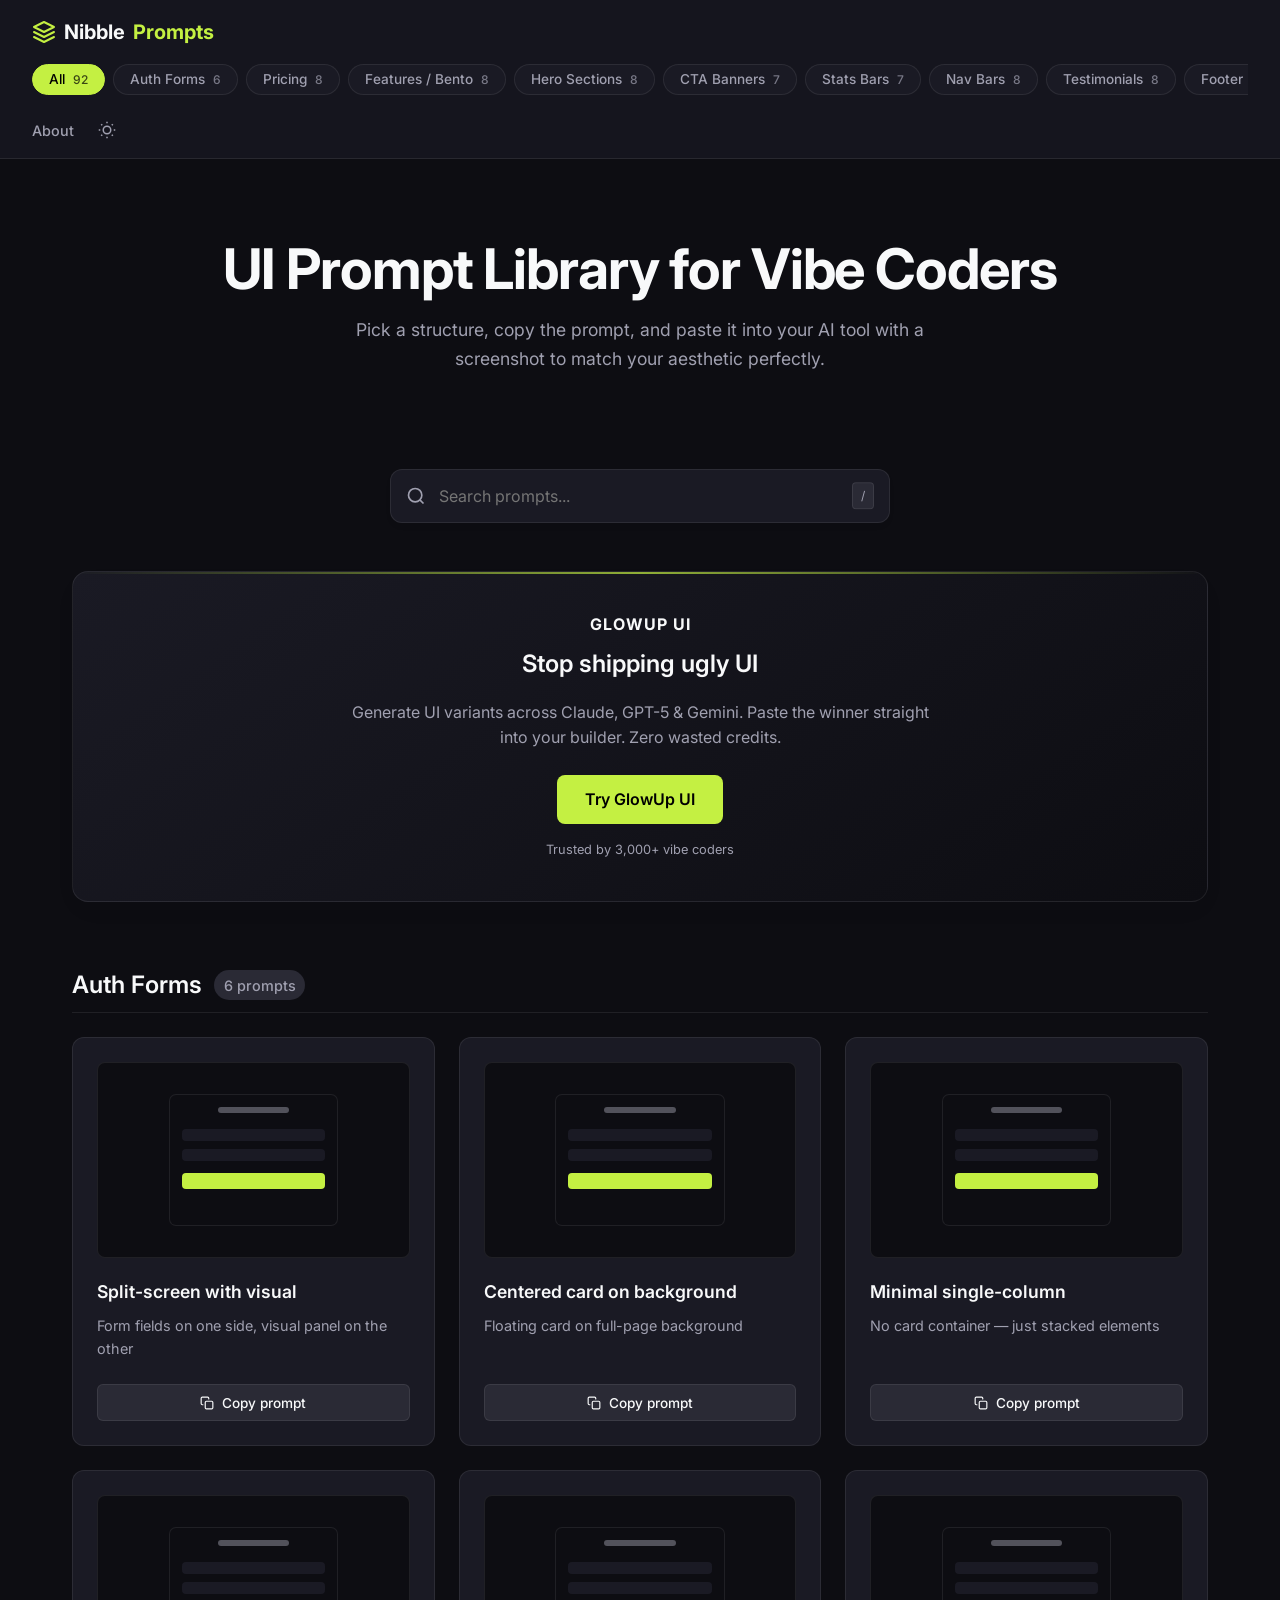
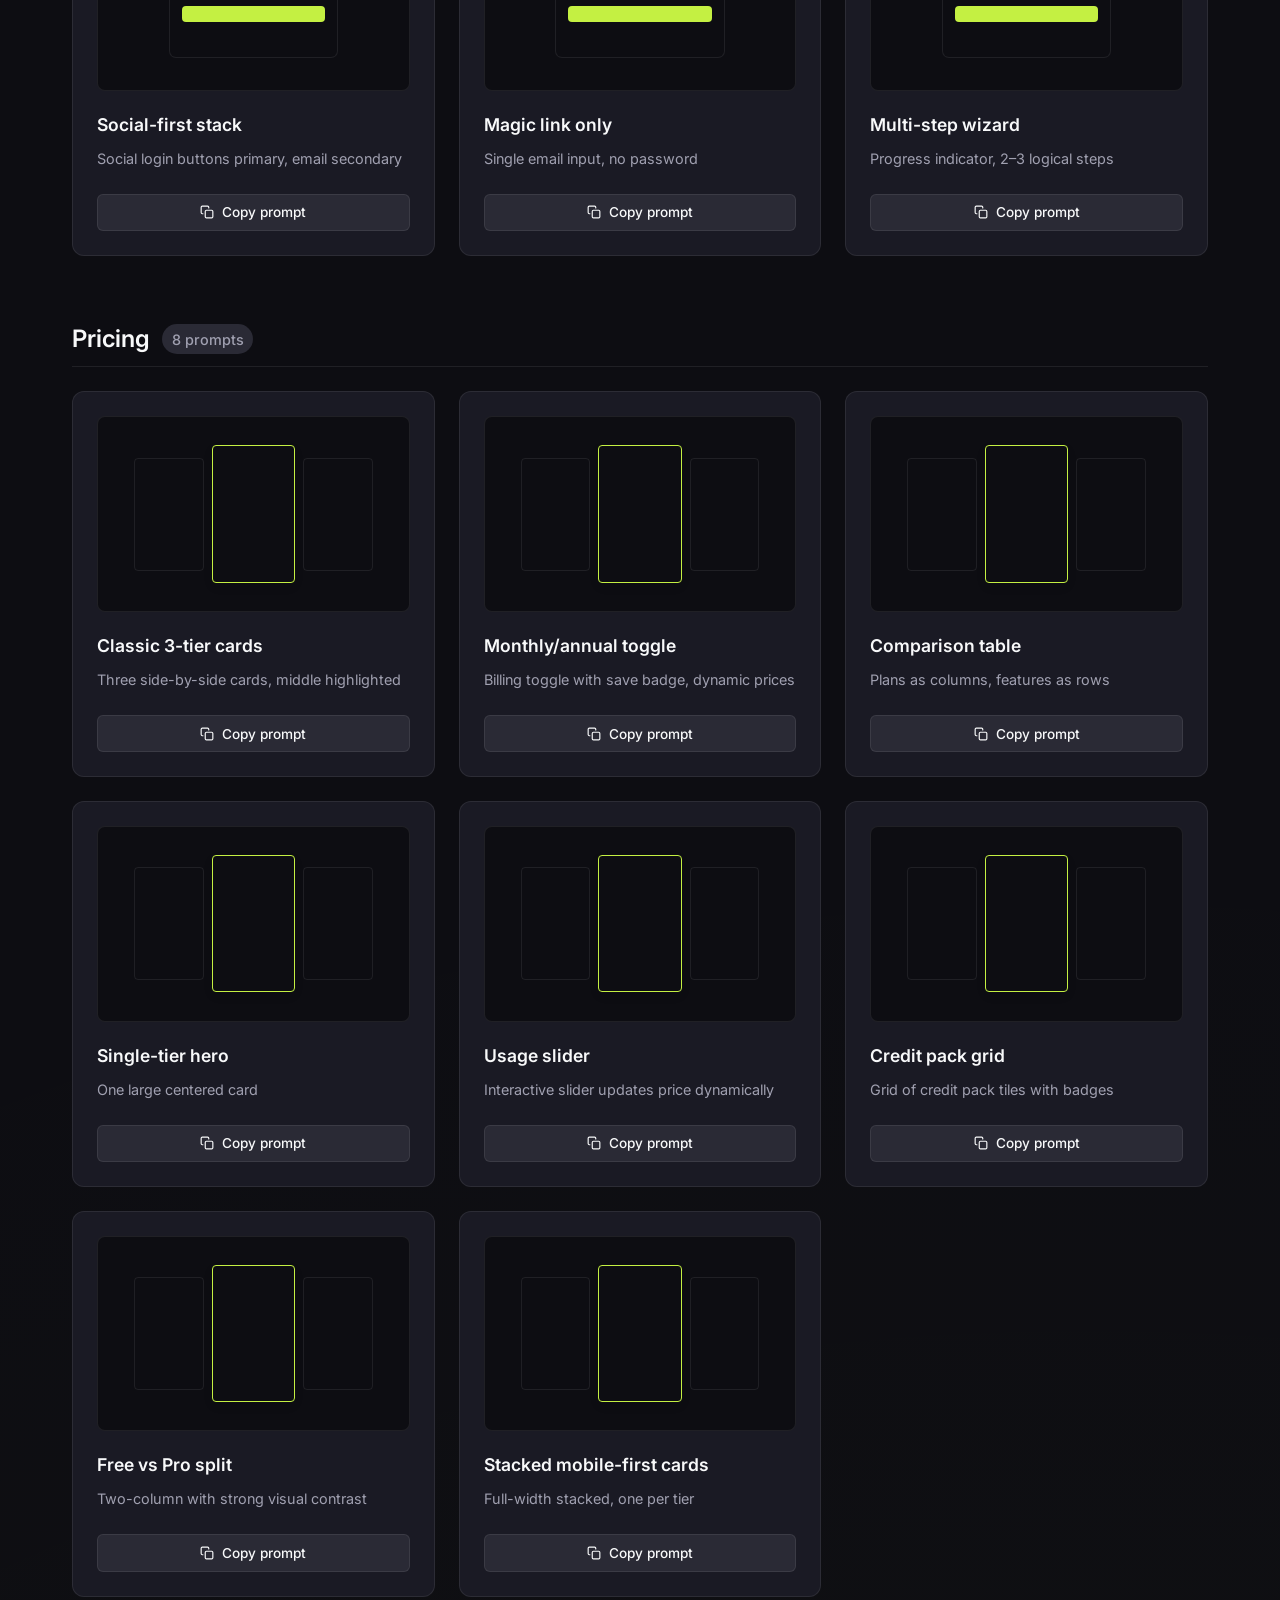
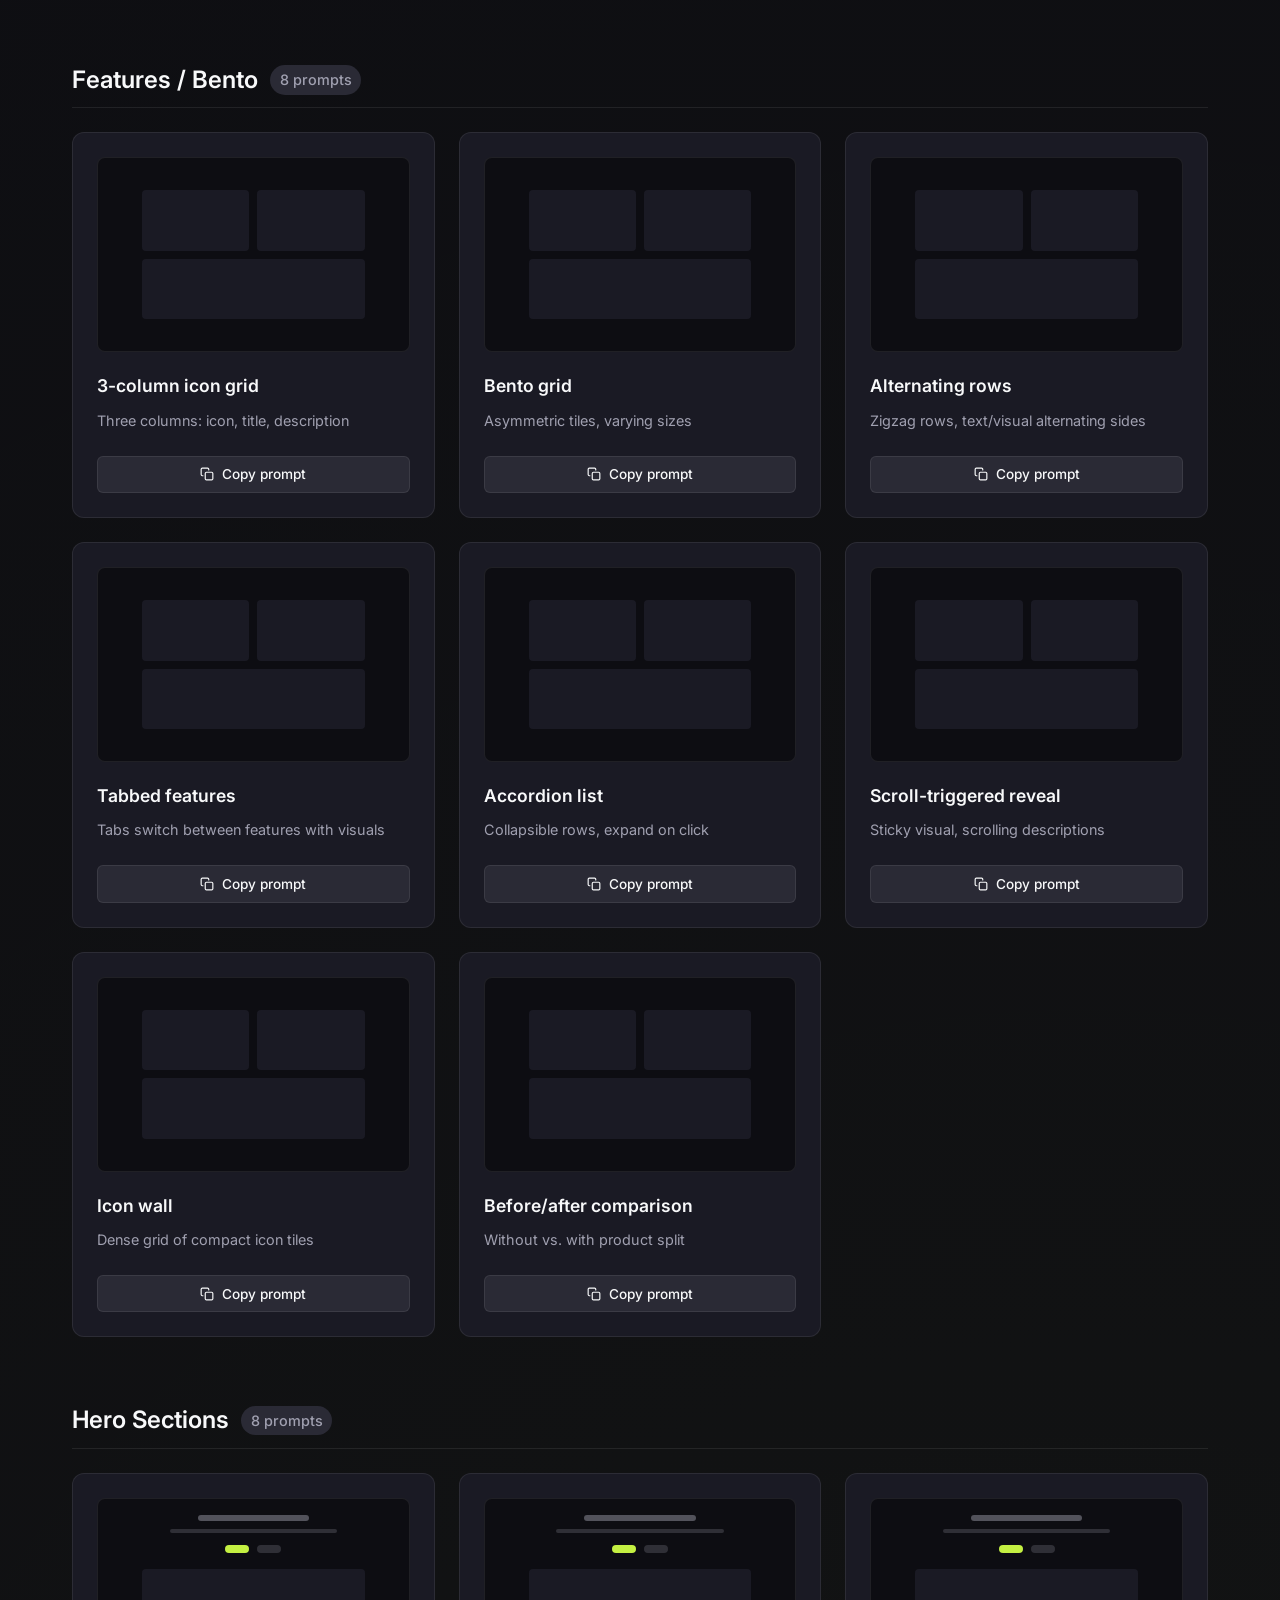
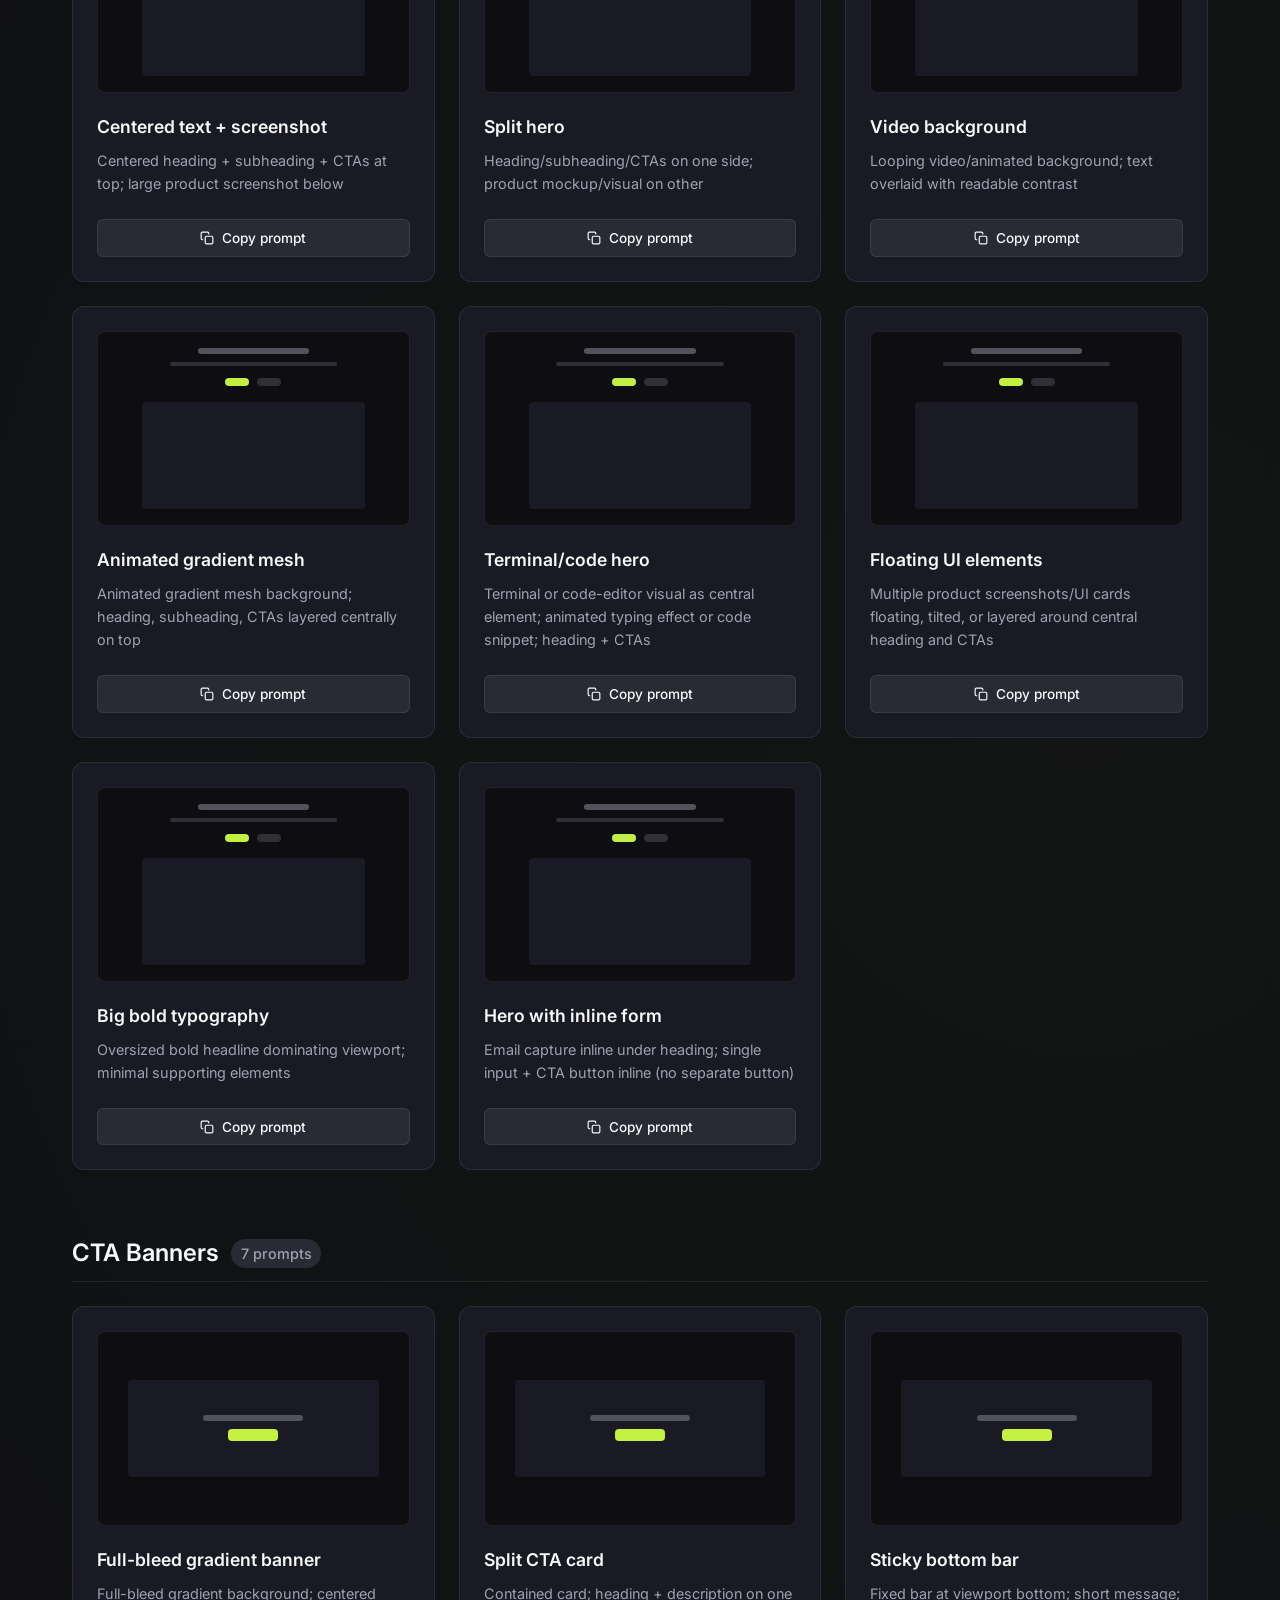
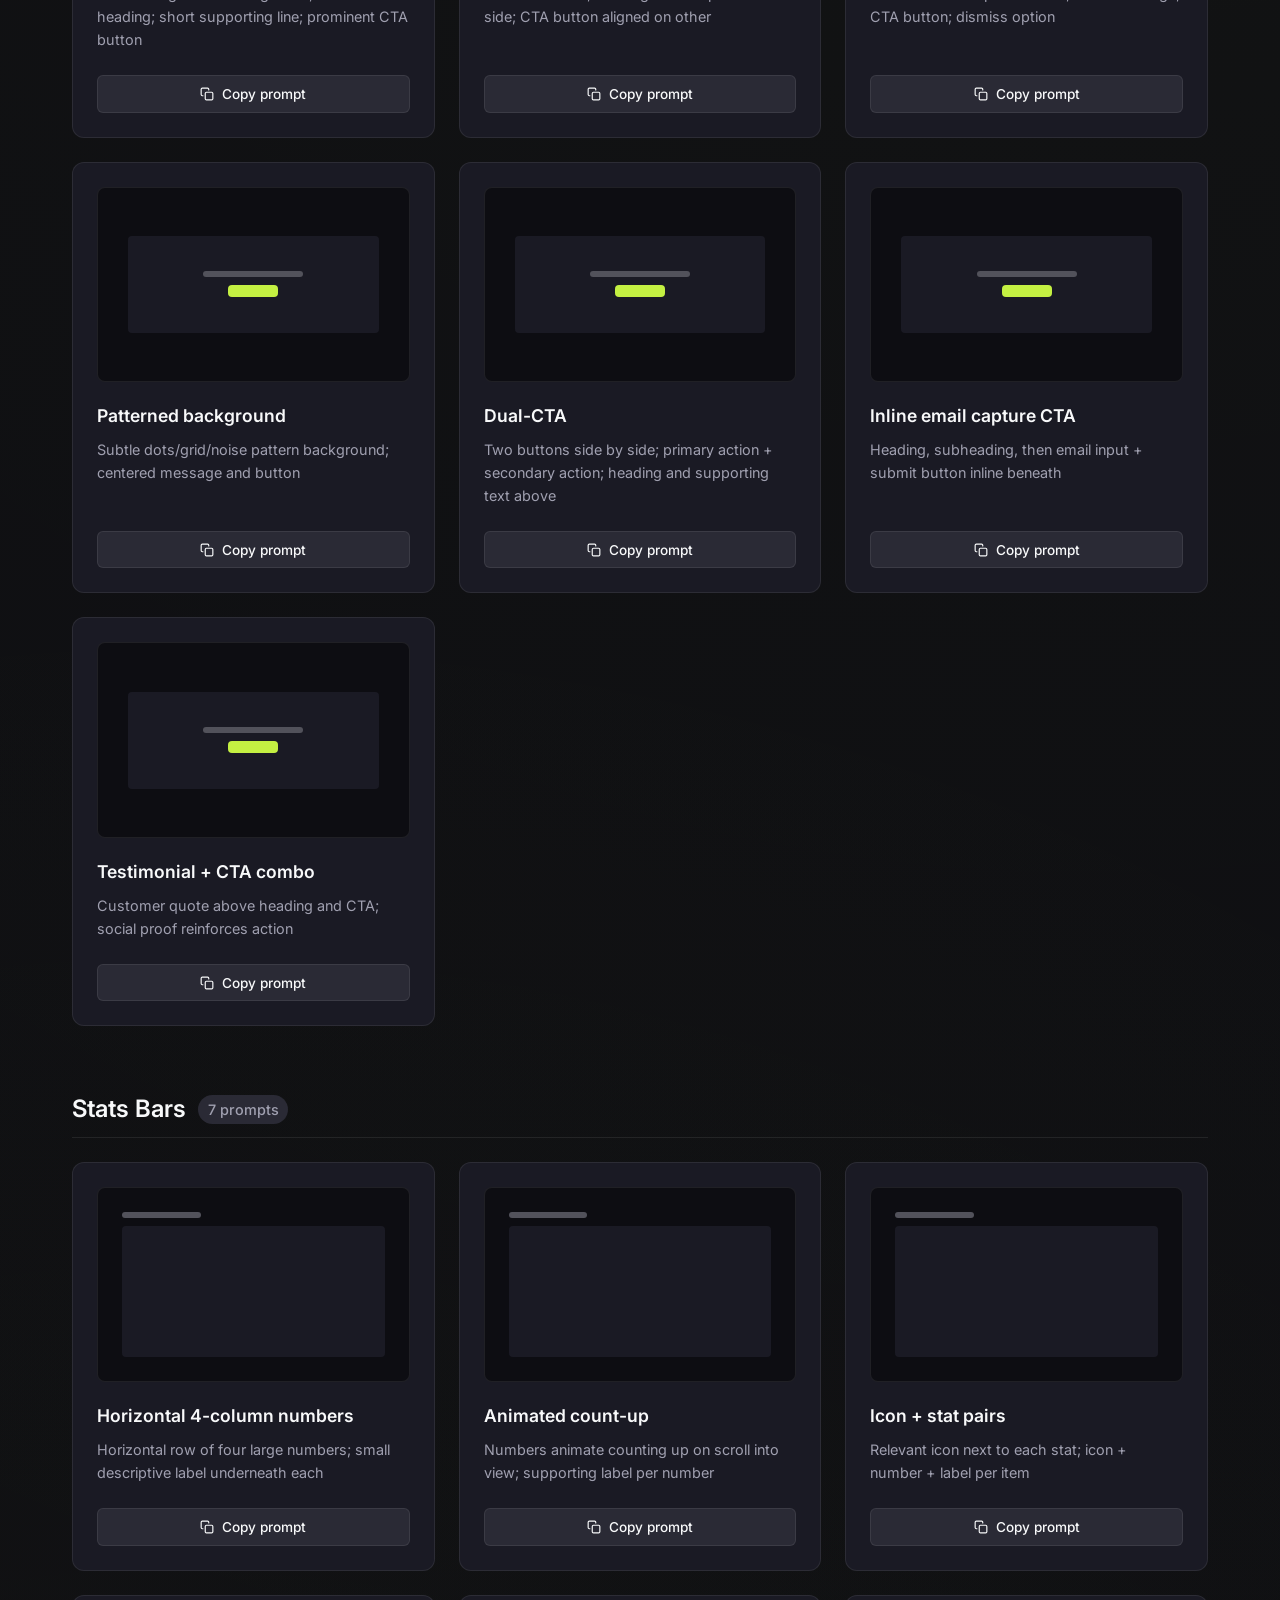
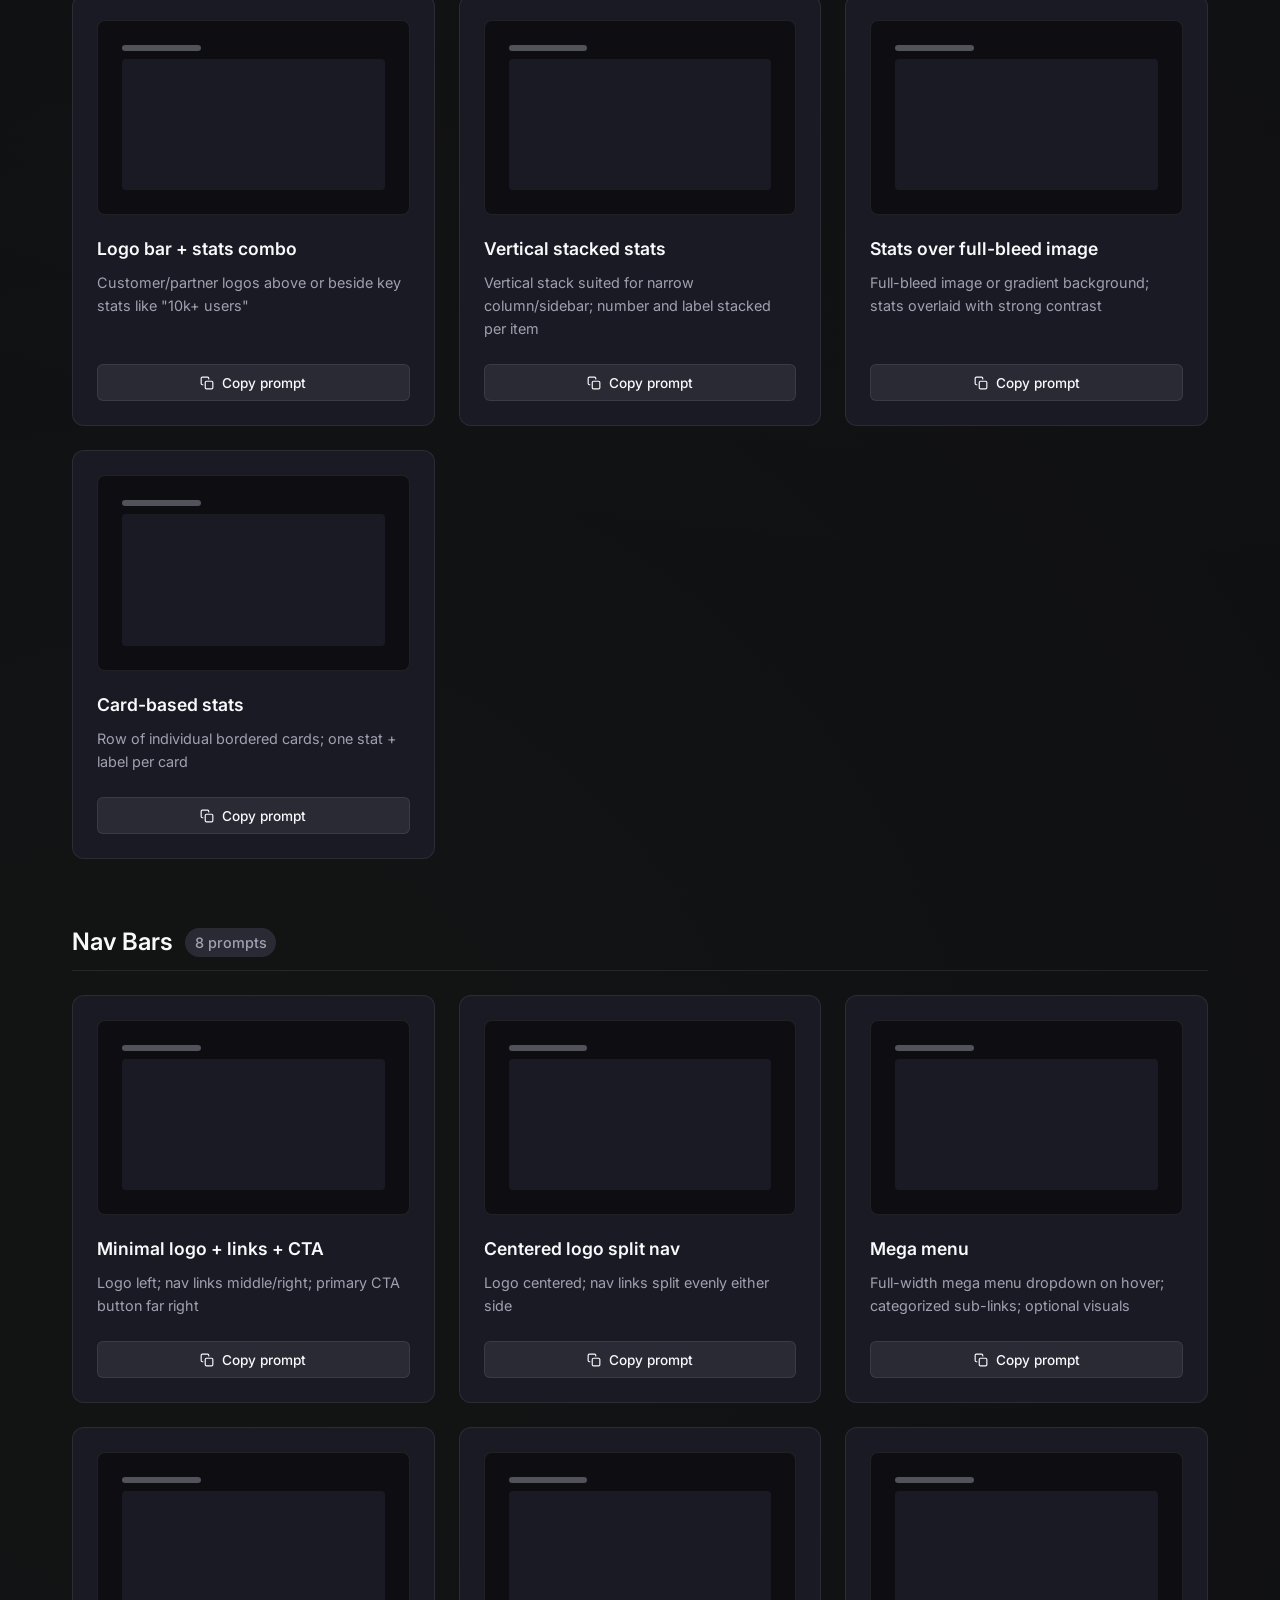
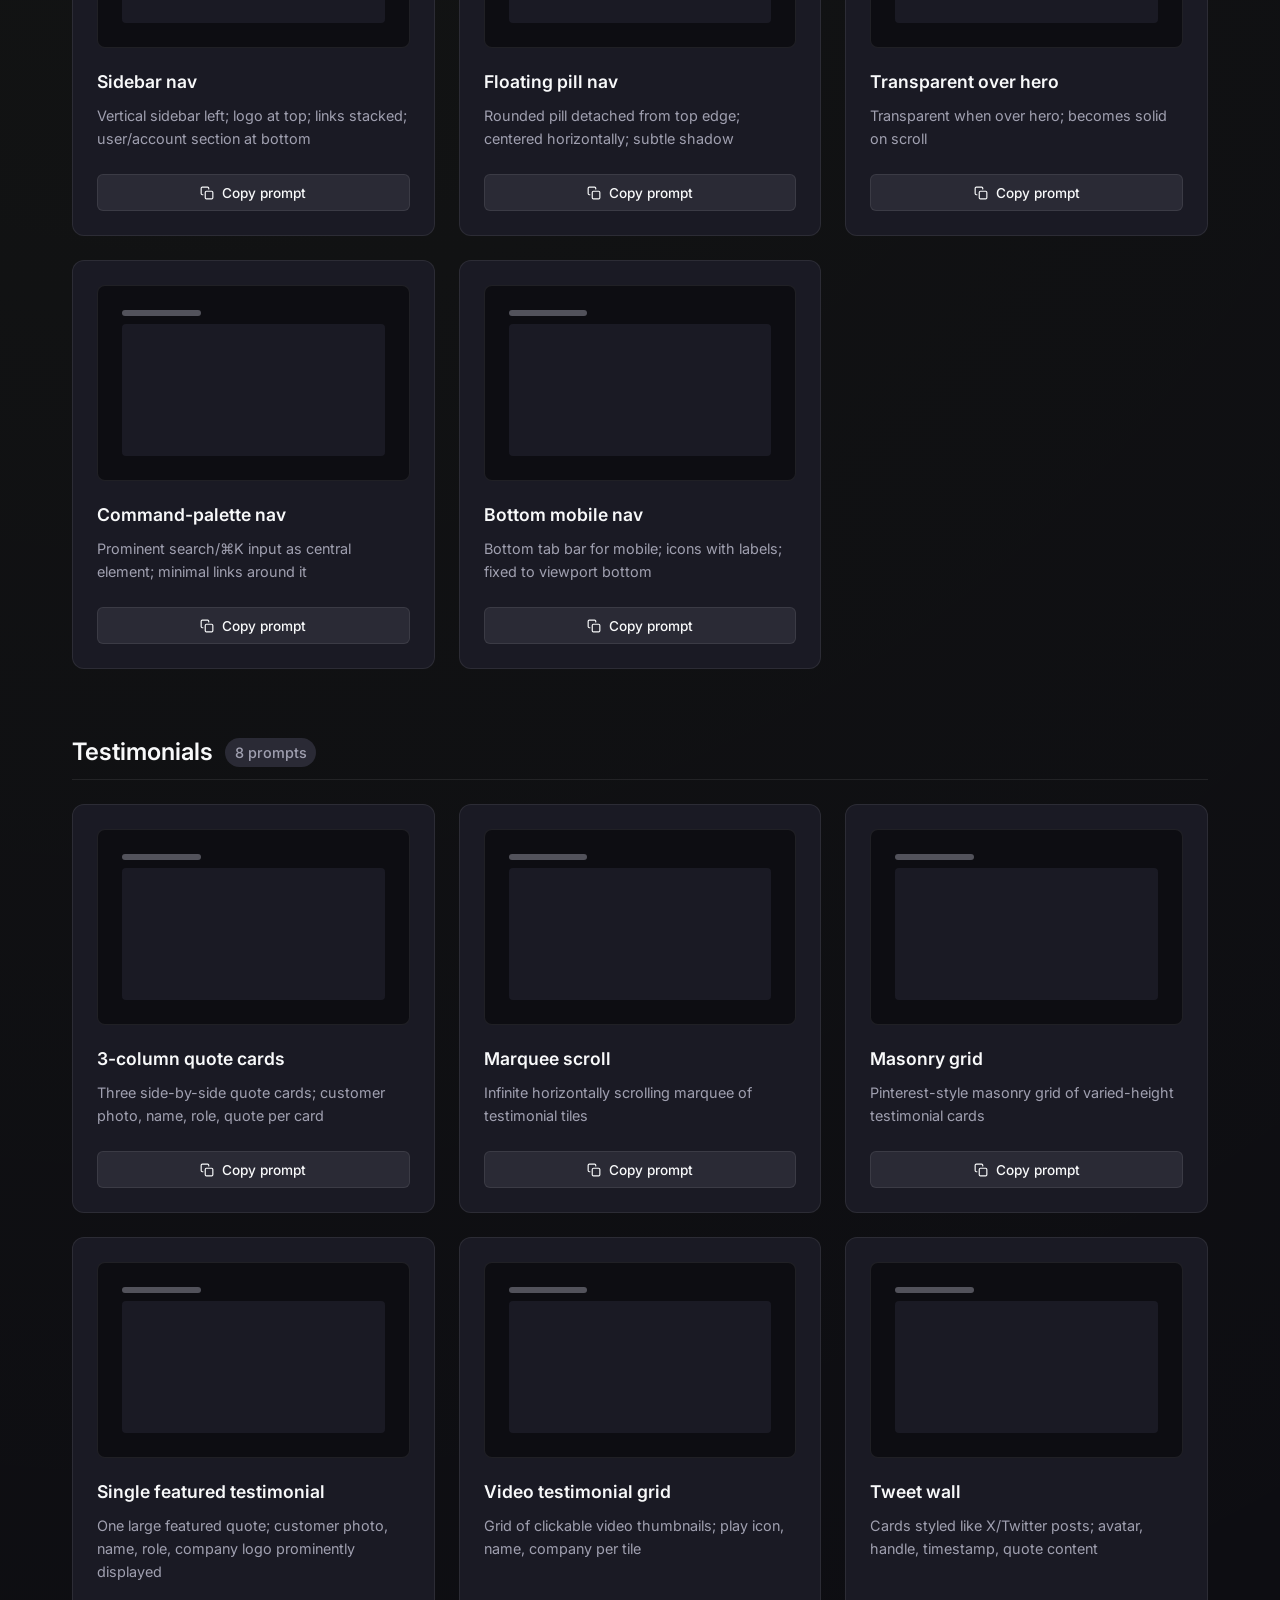
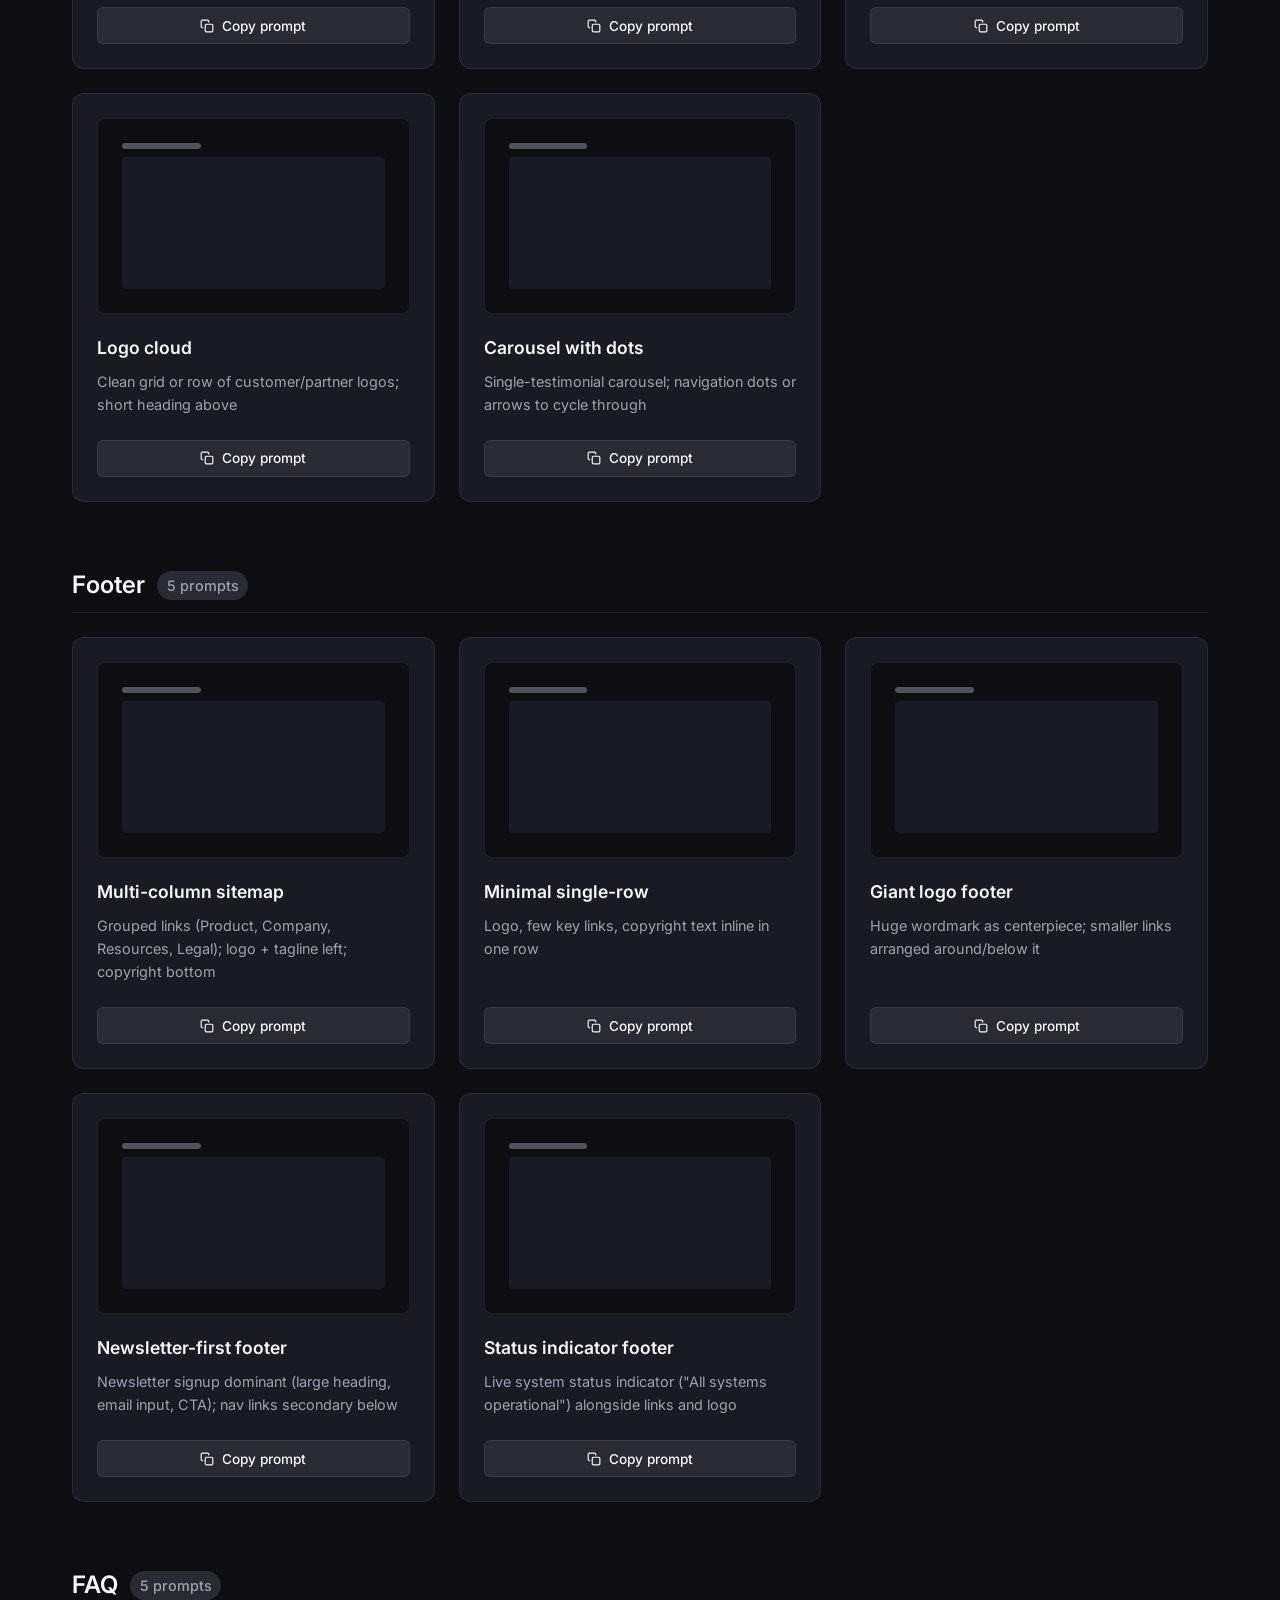
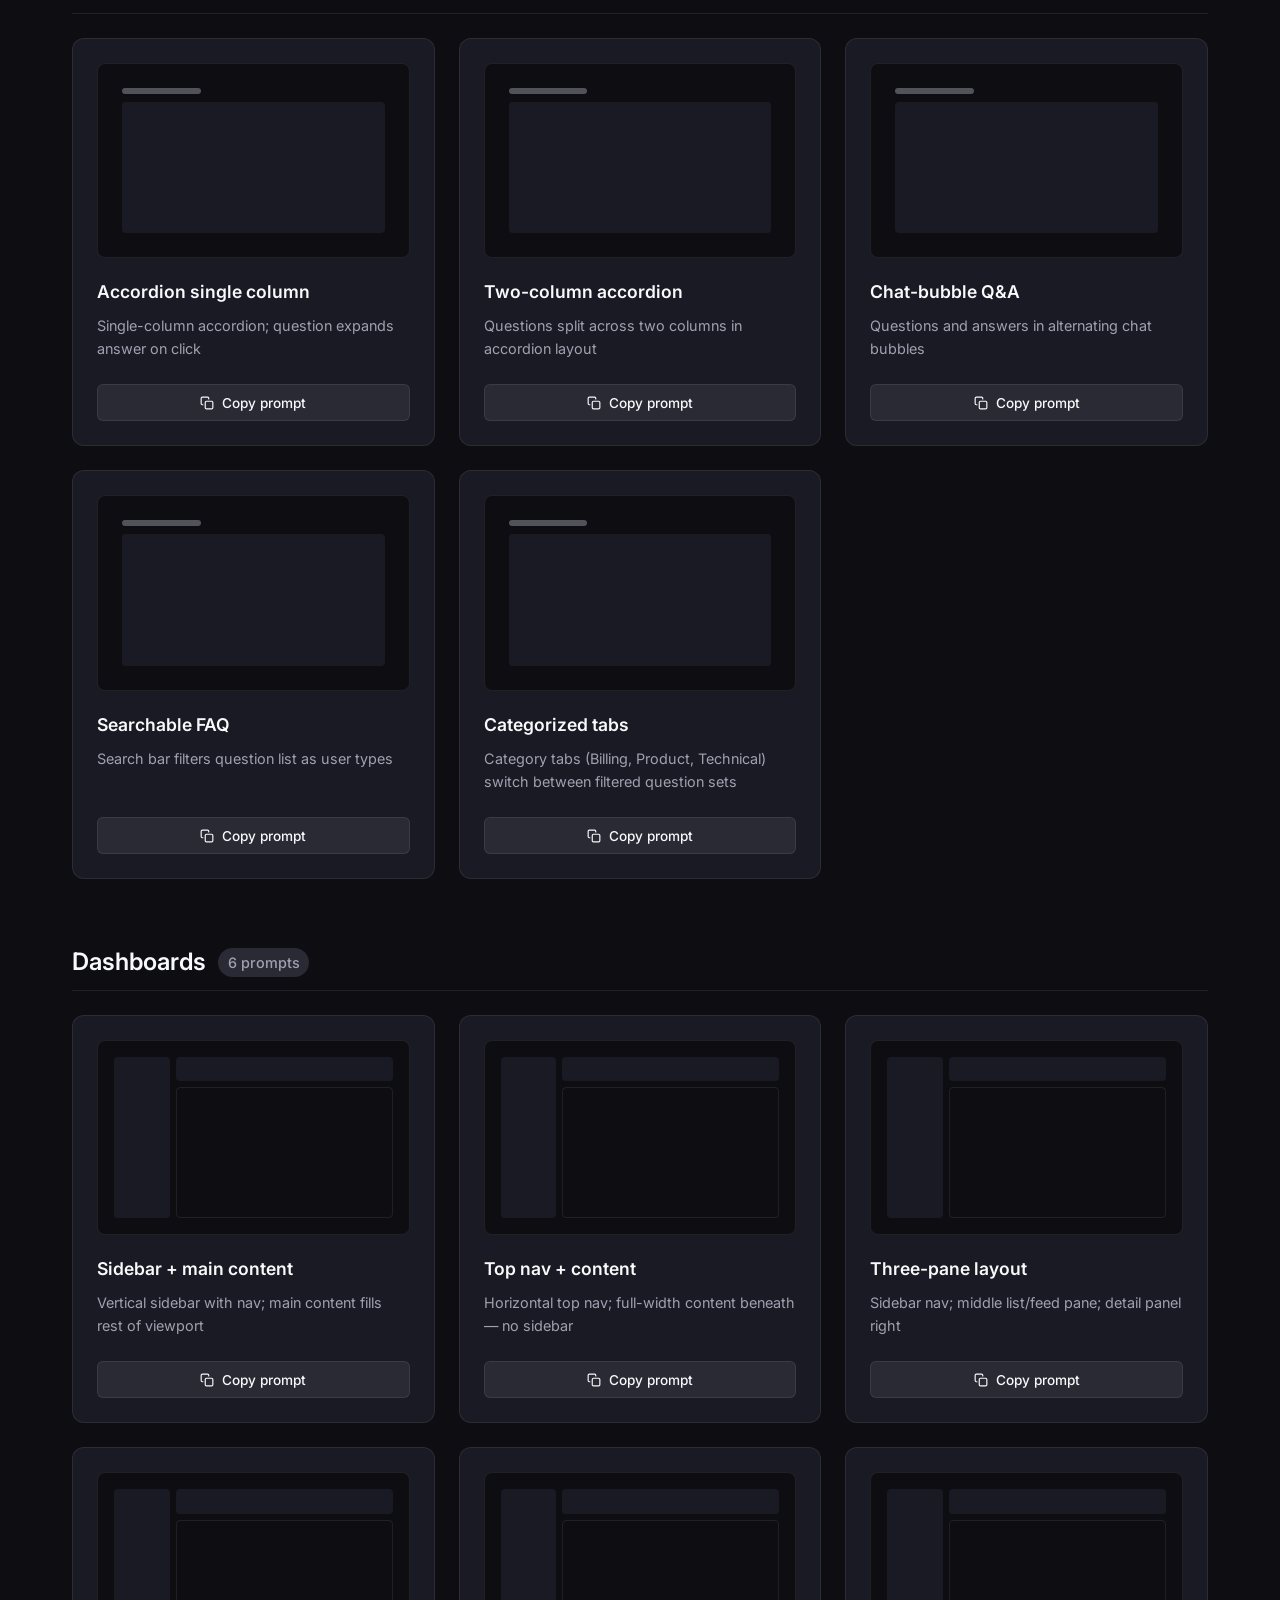
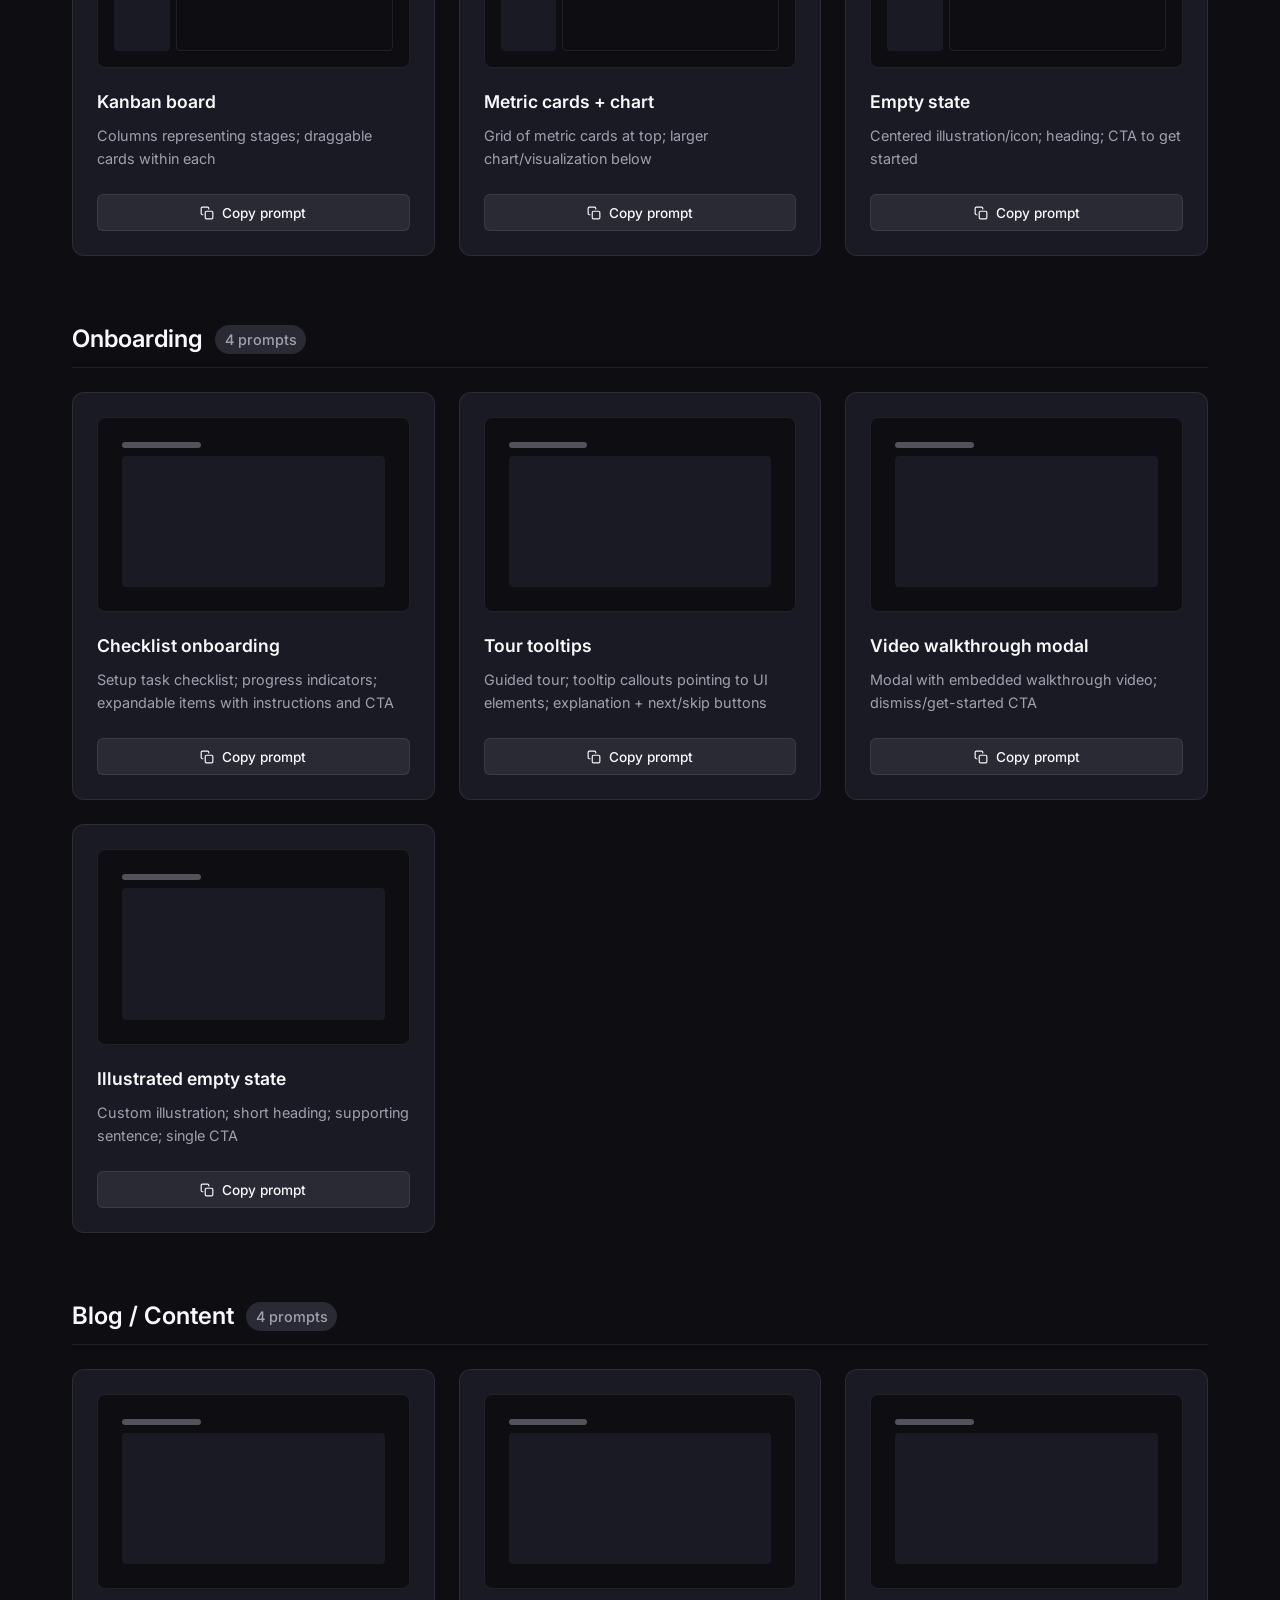
<file: index.html>
<!DOCTYPE html>
<html lang="en">
<head>
    <meta charset="UTF-8">
    <meta name="viewport" content="width=device-width, initial-scale=1.0">
    <title>Nibble Prompts — UI Prompts for Vibe Coders</title>
    <meta name="description" content="A curated library of layout prompts for vibe coders. Pick a structure, copy the prompt, paste it into your AI tool with a screenshot — get a matching UI.">
    <link rel="stylesheet" href="style.css">
    <script>
      // Apply theme immediately to prevent flash
      const savedTheme = localStorage.getItem('theme') || 'dark';
      document.documentElement.setAttribute('data-theme', savedTheme);
    </script>
</head>
<body>
    <header>
        <div class="header-container">
            <a href="index.html" class="logo">
                <svg width="24" height="24" viewBox="0 0 24 24" fill="none" xmlns="http://www.w3.org/2000/svg">
                    <path d="M12 2L2 7L12 12L22 7L12 2Z" stroke="var(--accent-color)" stroke-width="2" stroke-linecap="round" stroke-linejoin="round"/>
                    <path d="M2 17L12 22L22 17" stroke="var(--accent-color)" stroke-width="2" stroke-linecap="round" stroke-linejoin="round"/>
                    <path d="M2 12L12 17L22 12" stroke="var(--accent-color)" stroke-width="2" stroke-linecap="round" stroke-linejoin="round"/>
                </svg>
                Nibble <span>Prompts</span>
            </a>
            
            <div class="category-tabs" id="category-tabs">
                <!-- Categories will be injected here by JS -->
            </div>

            <nav class="nav-links">
                <a href="about.html">About</a>
                <button class="theme-toggle" id="theme-toggle" title="Toggle Light/Dark Mode">
                    <!-- Icon will be injected by JS -->
                </button>
            </nav>
        </div>
    </header>

    <main>
        <section class="hero">
            <h1>UI Prompt Library for Vibe Coders</h1>
            <p>Pick a structure, copy the prompt, and paste it into your AI tool with a screenshot to match your aesthetic perfectly.</p>
        </section>

        <div class="search-container">
            <svg class="search-icon" width="20" height="20" viewBox="0 0 24 24" fill="none" stroke="currentColor" stroke-width="2">
                <circle cx="11" cy="11" r="8"></circle>
                <line x1="21" y1="21" x2="16.65" y2="16.65"></line>
            </svg>
            <input type="text" id="search-input" class="search-input" placeholder="Search prompts..." autocomplete="off">
            <span class="shortcut-hint">/</span>
        </div>

        <section class="ad-banner">
            <div class="ad-logo">GLOWUP UI</div>
            <div class="ad-tagline">Stop shipping ugly UI</div>
            <p class="ad-desc">Generate UI variants across Claude, GPT-5 & Gemini. Paste the winner straight into your builder. Zero wasted credits.</p>
            <a href="https://glowupui.io" target="_blank" class="btn-try-glowup">Try GlowUp UI</a>
            <div class="trust-signal">Trusted by 3,000+ vibe coders</div>
        </section>

        <div id="prompts-container">
            <!-- Prompts will be injected here by JS -->
        </div>
    </main>

    <footer>
        <p>&copy; 2026 Nibble Prompts. Inspired by Nibble Company.</p>
    </footer>

    <script src="data.js"></script>
    <script src="script.js"></script>
</body>
</html>
</file>
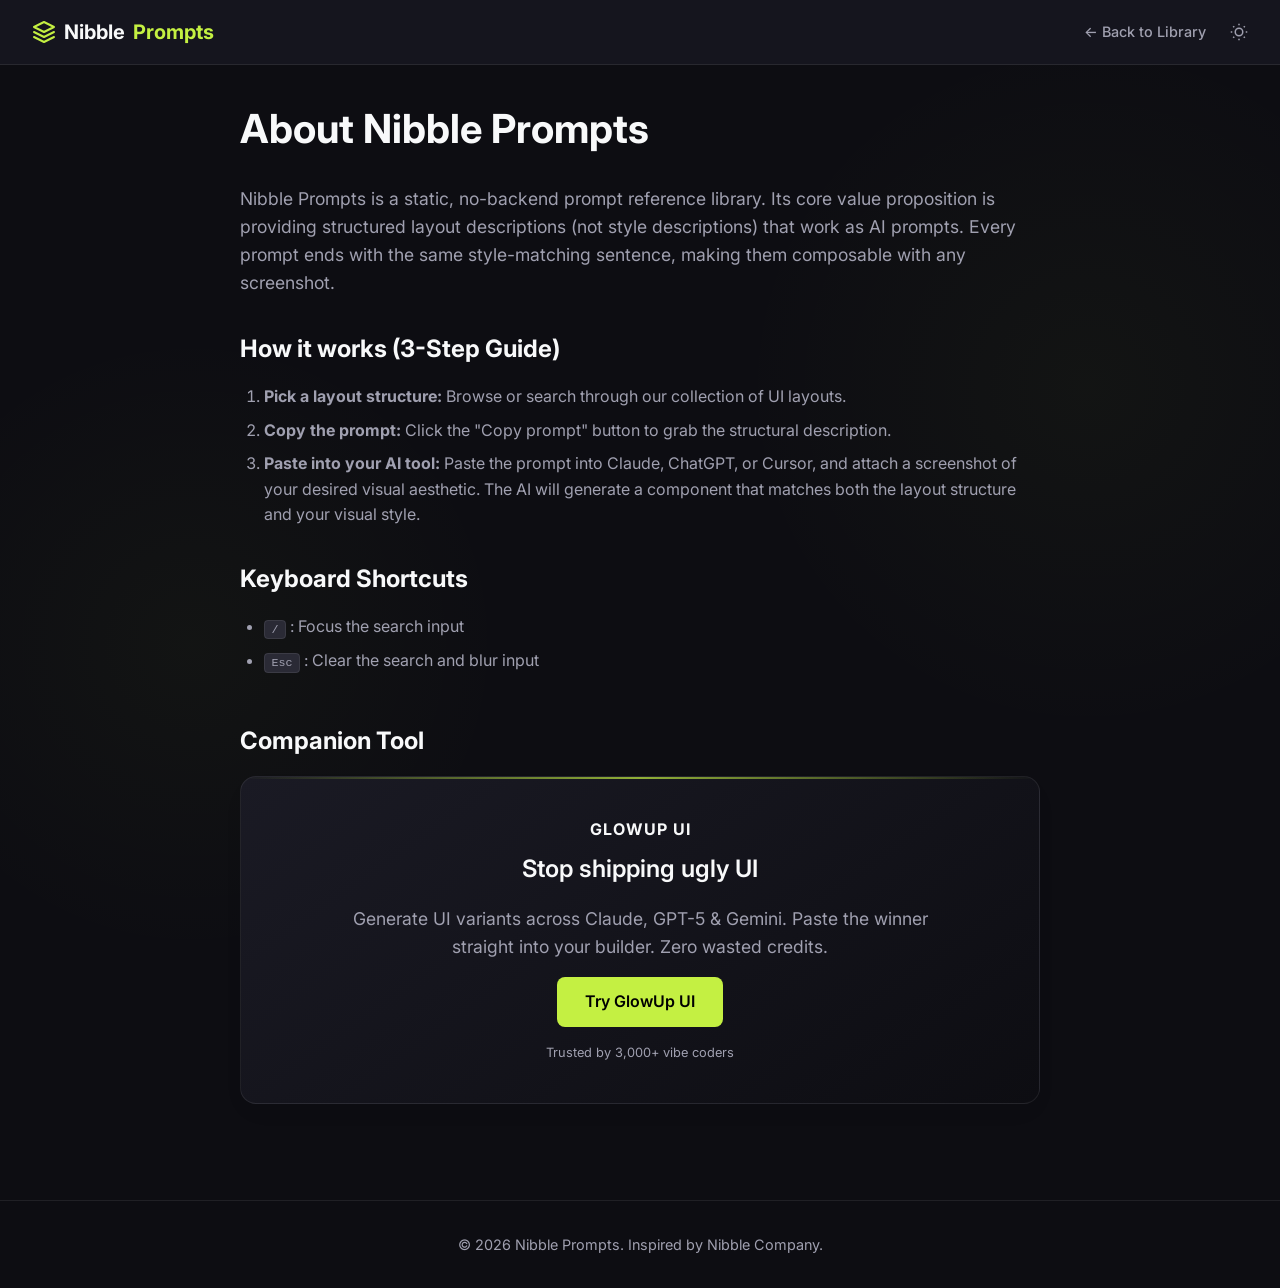
<file: about.html>
<!DOCTYPE html>
<html lang="en">
<head>
    <meta charset="UTF-8">
    <meta name="viewport" content="width=device-width, initial-scale=1.0">
    <title>About Nibble Prompts</title>
    <meta name="description" content="Learn how to use Nibble Prompts with any AI tool. 3-step guide + keyboard shortcuts.">
    <link rel="stylesheet" href="style.css">
    <script>
      // Apply theme immediately to prevent flash
      const savedTheme = localStorage.getItem('theme') || 'dark';
      document.documentElement.setAttribute('data-theme', savedTheme);
    </script>
</head>
<body>
    <header>
        <div class="header-container">
            <a href="index.html" class="logo">
                <svg width="24" height="24" viewBox="0 0 24 24" fill="none" xmlns="http://www.w3.org/2000/svg">
                    <path d="M12 2L2 7L12 12L22 7L12 2Z" stroke="var(--accent-color)" stroke-width="2" stroke-linecap="round" stroke-linejoin="round"/>
                    <path d="M2 17L12 22L22 17" stroke="var(--accent-color)" stroke-width="2" stroke-linecap="round" stroke-linejoin="round"/>
                    <path d="M2 12L12 17L22 12" stroke="var(--accent-color)" stroke-width="2" stroke-linecap="round" stroke-linejoin="round"/>
                </svg>
                Nibble <span>Prompts</span>
            </a>
            
            <nav class="nav-links" style="margin-left: auto;">
                <a href="index.html">← Back to Library</a>
                <button class="theme-toggle" id="theme-toggle" title="Toggle Light/Dark Mode">
                    <!-- Icon will be injected by JS -->
                </button>
            </nav>
        </div>
    </header>

    <main>
        <section class="about-content">
            <h1>About Nibble Prompts</h1>
            <p>Nibble Prompts is a static, no-backend prompt reference library. Its core value proposition is providing structured layout descriptions (not style descriptions) that work as AI prompts. Every prompt ends with the same style-matching sentence, making them composable with any screenshot.</p>
            
            <h2>How it works (3-Step Guide)</h2>
            <ol>
                <li><strong>Pick a layout structure:</strong> Browse or search through our collection of UI layouts.</li>
                <li><strong>Copy the prompt:</strong> Click the "Copy prompt" button to grab the structural description.</li>
                <li><strong>Paste into your AI tool:</strong> Paste the prompt into Claude, ChatGPT, or Cursor, and attach a screenshot of your desired visual aesthetic. The AI will generate a component that matches both the layout structure and your visual style.</li>
            </ol>

            <h2>Keyboard Shortcuts</h2>
            <ul>
                <li><span class="kbd">/</span> : Focus the search input</li>
                <li><span class="kbd">Esc</span> : Clear the search and blur input</li>
            </ul>

            <h2 style="margin-top: 3rem;">Companion Tool</h2>
            <section class="ad-banner" style="margin-bottom: 0;">
                <div class="ad-logo">GLOWUP UI</div>
                <div class="ad-tagline">Stop shipping ugly UI</div>
                <p class="ad-desc">Generate UI variants across Claude, GPT-5 & Gemini. Paste the winner straight into your builder. Zero wasted credits.</p>
                <a href="https://glowupui.io" target="_blank" class="btn-try-glowup">Try GlowUp UI</a>
                <div class="trust-signal">Trusted by 3,000+ vibe coders</div>
            </section>
        </section>
    </main>

    <footer>
        <p>&copy; 2026 Nibble Prompts.  Inspired by Nibble Company.</p>
    </footer>

    <script src="script.js"></script>
</body>
</html>
</file>
<file: style.css>
@import url('https://fonts.googleapis.com/css2?family=Inter:wght@300;400;500;600;700&display=swap');

:root {
  /* Dark Theme (Original & Default) */
  --bg-color: #0d0d12;
  --bg-secondary: #1a1a24;
  --bg-tertiary: #2a2a35;
  --text-primary: #f8f9fa;
  --text-secondary: #a0a0b0;
  --accent-color: #c4f042;
  --accent-hover: #b0d83b;
  --border-color: rgba(255, 255, 255, 0.08);
  --glass-bg: rgba(26, 26, 36, 0.7);
  
  --wf-bg: #1a1a24;
  --wf-element: #52525b;
  --wf-accent: #c4f042;
  --wf-card: #22222d;
  --wf-border: rgba(255, 255, 255, 0.08);
}

[data-theme="light"] {
  /* Light Theme with matched secondary/accent colors */
  --bg-color: #fbfaf9;
  --bg-secondary: #ffffff;
  --bg-tertiary: #f4f4f5;
  --text-primary: #18181b;
  --text-secondary: #71717a;
  --accent-color: #c4f042; /* Keeping the neon green */
  --accent-hover: #b0d83b;
  --border-color: #e4e4e7;
  --glass-bg: rgba(255, 255, 255, 0.8);

  --wf-bg: #eaeaea;
  --wf-element: #a1a1aa;
  --wf-accent: #c4f042;
  --wf-card: #ffffff;
  --wf-border: #e4e4e7;
}

* {
  box-sizing: border-box;
  margin: 0;
  padding: 0;
}

body {
  font-family: 'Inter', sans-serif;
  background-color: var(--bg-color);
  color: var(--text-primary);
  line-height: 1.6;
  overflow-x: hidden;
  transition: background-color 0.3s ease, color 0.3s ease;
  background-image: 
    radial-gradient(circle at 15% 50%, rgba(196, 240, 66, 0.03), transparent 25%),
    radial-gradient(circle at 85% 30%, rgba(196, 240, 66, 0.03), transparent 25%);
}

/* Header (Restored to Top Nav) */
header {
  position: sticky;
  top: 0;
  z-index: 100;
  background: var(--glass-bg);
  backdrop-filter: blur(12px);
  -webkit-backdrop-filter: blur(12px);
  border-bottom: 1px solid var(--border-color);
  padding: 1rem 2rem;
  transition: background-color 0.3s ease, border-color 0.3s ease;
}

.header-container {
  max-width: 1400px;
  margin: 0 auto;
  display: flex;
  justify-content: space-between;
  align-items: center;
  flex-wrap: wrap;
  gap: 1rem;
}

.logo {
  font-size: 1.25rem;
  font-weight: 700;
  color: var(--text-primary);
  text-decoration: none;
  display: flex;
  align-items: center;
  gap: 0.5rem;
}

.logo span {
  color: var(--accent-color);
}

.nav-links {
  display: flex;
  align-items: center;
  gap: 1.5rem;
}

.nav-links a {
  color: var(--text-secondary);
  text-decoration: none;
  font-weight: 500;
  font-size: 0.9rem;
  transition: color 0.2s ease;
}

.nav-links a:hover {
  color: var(--text-primary);
}

.theme-toggle {
  background: none;
  border: none;
  color: var(--text-secondary);
  cursor: pointer;
  display: flex;
  align-items: center;
  justify-content: center;
  transition: color 0.2s ease;
}

.theme-toggle:hover {
  color: var(--text-primary);
}

/* Category Tabs */
.category-tabs {
  display: flex;
  gap: 0.5rem;
  overflow-x: auto;
  padding-bottom: 0.5rem;
  scrollbar-width: none;
  width: 100%;
}

.category-tabs::-webkit-scrollbar {
  display: none;
}

.tab-btn {
  background: var(--bg-secondary);
  color: var(--text-secondary);
  border: 1px solid var(--border-color);
  padding: 0.4rem 1rem;
  border-radius: 9999px;
  font-family: inherit;
  font-size: 0.85rem;
  font-weight: 500;
  cursor: pointer;
  white-space: nowrap;
  transition: all 0.3s ease;
}

.tab-btn:hover {
  background: var(--bg-tertiary);
  color: var(--text-primary);
  transform: translateY(-1px);
}

.tab-btn.active {
  background: var(--accent-color);
  color: #000;
  border-color: var(--accent-color);
}

.count-badge {
  opacity: 0.7;
  font-size: 0.75rem;
  margin-left: 0.25rem;
}

/* Main Layout */
main {
  max-width: 1200px;
  margin: 0 auto;
  padding: 2rem;
}

/* Hero Section */
.hero {
  text-align: center;
  padding: 3rem 0 4rem;
}

.hero h1 {
  font-size: 3.5rem;
  font-weight: 700;
  margin-bottom: 1rem;
  color: var(--text-primary);
  line-height: 1.1;
  letter-spacing: -0.02em;
}

.hero p {
  color: var(--text-secondary);
  font-size: 1.1rem;
  max-width: 600px;
  margin: 0 auto 2rem;
}

/* Search Bar */
.search-container {
  position: relative;
  max-width: 500px;
  margin: 0 auto 3rem;
}

.search-input {
  width: 100%;
  background: var(--bg-secondary);
  border: 1px solid var(--border-color);
  color: var(--text-primary);
  padding: 1rem 1rem 1rem 3rem;
  border-radius: 0.75rem;
  font-family: inherit;
  font-size: 1rem;
  outline: none;
  transition: all 0.3s ease;
  box-shadow: 0 4px 6px -1px rgba(0, 0, 0, 0.05);
}

.search-input:focus {
  border-color: var(--accent-color);
  box-shadow: 0 0 0 2px rgba(196, 240, 66, 0.2);
}

.search-icon {
  position: absolute;
  left: 1rem;
  top: 50%;
  transform: translateY(-50%);
  color: var(--text-secondary);
  pointer-events: none;
}

.shortcut-hint {
  position: absolute;
  right: 1rem;
  top: 50%;
  transform: translateY(-50%);
  background: var(--bg-tertiary);
  color: var(--text-secondary);
  font-size: 0.75rem;
  padding: 0.2rem 0.5rem;
  border-radius: 0.25rem;
  border: 1px solid var(--border-color);
  pointer-events: none;
}

/* Ad Banner */
.ad-banner {
  background: linear-gradient(145deg, var(--bg-secondary) 0%, var(--bg-color) 100%);
  border: 1px solid var(--border-color);
  border-radius: 1rem;
  padding: 2.5rem;
  margin-bottom: 4rem;
  text-align: center;
  position: relative;
  overflow: hidden;
  box-shadow: 0 10px 30px rgba(0,0,0,0.02);
}

.ad-banner::before {
  content: '';
  position: absolute;
  top: 0;
  left: 0;
  right: 0;
  height: 2px;
  background: linear-gradient(90deg, transparent, var(--accent-color), transparent);
  opacity: 0.7;
}

.ad-logo {
  font-size: 1rem;
  font-weight: 700;
  margin-bottom: 0.5rem;
  letter-spacing: 1px;
}

.ad-tagline {
  font-size: 1.5rem;
  color: var(--text-primary);
  margin-bottom: 1rem;
  font-weight: 600;
}

.ad-desc {
  color: var(--text-secondary);
  margin-bottom: 1.5rem;
  max-width: 600px;
  margin-inline: auto;
}

.btn-try-glowup {
  display: inline-block;
  background: var(--accent-color);
  color: #000;
  text-decoration: none;
  padding: 0.75rem 1.75rem;
  border-radius: 0.5rem;
  font-weight: 600;
  transition: all 0.3s ease;
}

.btn-try-glowup:hover {
  background: var(--accent-hover);
  transform: translateY(-2px);
  box-shadow: 0 4px 12px rgba(196, 240, 66, 0.3);
}

.trust-signal {
  margin-top: 1rem;
  font-size: 0.8rem;
  color: var(--text-secondary);
}

/* Prompts Grid */
.category-section {
  margin-bottom: 4rem;
}

.category-title {
  font-size: 1.5rem;
  font-weight: 600;
  margin-bottom: 1.5rem;
  padding-bottom: 0.5rem;
  border-bottom: 1px solid var(--border-color);
  display: flex;
  align-items: center;
  gap: 0.75rem;
}

.category-count {
  font-size: 0.9rem;
  background: var(--bg-tertiary);
  color: var(--text-secondary);
  padding: 0.2rem 0.6rem;
  border-radius: 9999px;
  font-weight: 500;
}

.prompts-grid {
  display: grid;
  grid-template-columns: repeat(auto-fill, minmax(320px, 1fr));
  gap: 1.5rem;
}

/* Prompt Card */
.prompt-card {
  background: var(--bg-secondary);
  border: 1px solid var(--border-color);
  border-radius: 0.75rem;
  padding: 1.5rem;
  transition: all 0.3s cubic-bezier(0.25, 0.8, 0.25, 1);
  display: flex;
  flex-direction: column;
}

.prompt-card:hover {
  transform: translateY(-4px);
  border-color: rgba(196, 240, 66, 0.4);
  box-shadow: 0 10px 30px rgba(0,0,0,0.08);
}

/* Wireframe Previews */
.wf-container {
  width: 100%;
  aspect-ratio: 1.6;
  background: var(--bg-color);
  border: 1px solid var(--wf-border);
  border-radius: 0.5rem;
  margin-bottom: 1.25rem;
  padding: 1rem;
  display: flex;
  align-items: center;
  justify-content: center;
  overflow: hidden;
}

.wf-layout {
  width: 100%;
  height: 100%;
  display: flex;
}

.wf-box {
  background: var(--wf-bg);
  border-radius: 4px;
}

.wf-line {
  background: var(--wf-element);
  border-radius: 4px;
  height: 6px;
}

.wf-accent {
  background: var(--wf-accent);
  border-radius: 4px;
  height: 6px;
}

.prompt-name {
  font-size: 1.1rem;
  font-weight: 600;
  margin-bottom: 0.5rem;
  color: var(--text-primary);
}

.prompt-desc {
  color: var(--text-secondary);
  font-size: 0.9rem;
  margin-bottom: 1.5rem;
  flex-grow: 1;
}

.prompt-actions {
  display: flex;
  flex-direction: column;
  gap: 0.5rem;
}

.btn {
  padding: 0.6rem 1rem;
  border-radius: 0.375rem;
  font-size: 0.85rem;
  font-weight: 500;
  cursor: pointer;
  text-decoration: none;
  text-align: center;
  transition: all 0.2s ease;
  border: 1px solid var(--border-color);
  font-family: inherit;
  display: flex;
  align-items: center;
  justify-content: center;
  gap: 0.5rem;
}

.btn-copy {
  background: var(--bg-tertiary);
  color: var(--text-primary);
}

.btn-copy:hover {
  background: var(--border-color);
}

.btn-copy.copied {
  background: #10b981;
  border-color: #10b981;
  color: #fff;
}

.btn-glowup {
  background: rgba(196, 240, 66, 0.1);
  color: var(--text-primary);
  border-color: rgba(196, 240, 66, 0.3);
}

.btn-glowup:hover {
  background: rgba(196, 240, 66, 0.2);
}

/* About Page */
.about-content {
  max-width: 800px;
  margin: 0 auto;
}

.about-content h1 {
  font-size: 2.5rem;
  margin-bottom: 1.5rem;
}

.about-content h2 {
  font-size: 1.5rem;
  margin: 2rem 0 1rem;
  color: var(--text-primary);
}

.about-content p {
  color: var(--text-secondary);
  margin-bottom: 1rem;
  font-size: 1.1rem;
}

.about-content ul, .about-content ol {
  color: var(--text-secondary);
  margin-bottom: 1.5rem;
  padding-left: 1.5rem;
}

.about-content li {
  margin-bottom: 0.5rem;
}

/* Responsive Design */

/* Tablets (768px and below) */
@media (max-width: 768px) {
  header {
    padding: 1rem;
  }

  .header-container {
    flex-direction: column;
    gap: 1rem;
  }

  .nav-links {
    gap: 1rem;
    flex-wrap: wrap;
    justify-content: center;
  }

  main {
    padding: 1.5rem;
  }

  .hero {
    padding: 2rem 0 3rem;
  }

  .hero h1 {
    font-size: 2.5rem;
    margin-bottom: 1rem;
  }

  .hero p {
    font-size: 1rem;
    margin-bottom: 1.5rem;
  }

  .search-container {
    max-width: 100%;
    margin-bottom: 2rem;
  }

  .ad-banner {
    padding: 2rem;
    margin-bottom: 3rem;
  }

  .ad-tagline {
    font-size: 1.25rem;
  }

  .category-title {
    font-size: 1.25rem;
    margin-bottom: 1rem;
  }

  .prompts-grid {
    grid-template-columns: repeat(auto-fill, minmax(280px, 1fr));
    gap: 1rem;
  }

  .prompt-card {
    padding: 1.25rem;
  }

  .about-content h1 {
    font-size: 2rem;
    margin-bottom: 1rem;
  }

  .about-content h2 {
    font-size: 1.25rem;
    margin: 1.5rem 0 0.75rem;
  }

  .about-content p {
    font-size: 1rem;
  }
}

/* Mobile (480px and below) */
@media (max-width: 480px) {
  header {
    padding: 0.75rem;
  }

  .logo {
    font-size: 1rem;
  }

  .nav-links {
    gap: 0.75rem;
  }

  .nav-links a {
    font-size: 0.8rem;
  }

  main {
    padding: 1rem;
  }

  .hero {
    padding: 1.5rem 0 2rem;
  }

  .hero h1 {
    font-size: 1.75rem;
    line-height: 1.2;
    margin-bottom: 0.75rem;
  }

  .hero p {
    font-size: 0.9rem;
    margin-bottom: 1rem;
  }

  .search-input {
    padding: 0.75rem 0.75rem 0.75rem 2.5rem;
    font-size: 0.9rem;
  }

  .shortcut-hint {
    display: none;
  }

  .ad-banner {
    padding: 1.5rem;
    margin-bottom: 2rem;
  }

  .ad-logo {
    font-size: 0.9rem;
  }

  .ad-tagline {
    font-size: 1.1rem;
    margin-bottom: 0.75rem;
  }

  .ad-desc {
    font-size: 0.9rem;
    margin-bottom: 1rem;
  }

  .btn-try-glowup {
    padding: 0.6rem 1.5rem;
    font-size: 0.9rem;
  }

  .category-tabs {
    gap: 0.3rem;
  }

  .tab-btn {
    padding: 0.35rem 0.75rem;
    font-size: 0.75rem;
  }

  .category-section {
    margin-bottom: 2.5rem;
  }

  .category-title {
    font-size: 1.1rem;
    margin-bottom: 0.75rem;
  }

  .prompts-grid {
    grid-template-columns: 1fr;
    gap: 0.75rem;
  }

  .prompt-card {
    padding: 1rem;
  }

  .wf-container {
    aspect-ratio: 1.6;
    margin-bottom: 1rem;
    padding: 0.75rem;
  }

  .prompt-name {
    font-size: 1rem;
    margin-bottom: 0.5rem;
  }

  .prompt-desc {
    font-size: 0.85rem;
    margin-bottom: 1rem;
  }

  .btn {
    padding: 0.5rem 0.75rem;
    font-size: 0.8rem;
  }

  .about-content {
    max-width: 100%;
  }

  .about-content h1 {
    font-size: 1.5rem;
    margin-bottom: 1rem;
  }

  .about-content h2 {
    font-size: 1.1rem;
    margin: 1.25rem 0 0.5rem;
  }

  .about-content p {
    font-size: 0.95rem;
  }

  .about-content ul, .about-content ol {
    padding-left: 1.25rem;
    margin-bottom: 1rem;
  }

  .about-content li {
    margin-bottom: 0.5rem;
    font-size: 0.95rem;
  }
}

/* Small devices (320px and below - extra small) */
@media (max-width: 320px) {
  .hero h1 {
    font-size: 1.5rem;
  }

  .hero p {
    font-size: 0.85rem;
  }

  .prompts-grid {
    gap: 0.5rem;
  }

  .prompt-card {
    padding: 0.75rem;
  }

  .btn {
    padding: 0.4rem 0.5rem;
    font-size: 0.75rem;
  }
}

.kbd {
  background: var(--bg-tertiary);
  border: 1px solid var(--border-color);
  padding: 0.1rem 0.4rem;
  border-radius: 0.25rem;
  font-family: monospace;
  font-size: 0.9em;
}

/* Footer */
footer {
  border-top: 1px solid var(--border-color);
  padding: 2rem;
  text-align: center;
  color: var(--text-secondary);
  font-size: 0.9rem;
  margin-top: 4rem;
}

/* Responsive */
@media (max-width: 768px) {
  .hero h1 {
    font-size: 2.5rem;
  }
  .header-container {
    flex-direction: column;
    align-items: flex-start;
  }
  .nav-links {
    position: absolute;
    top: 1rem;
    right: 2rem;
  }
}
</file>
